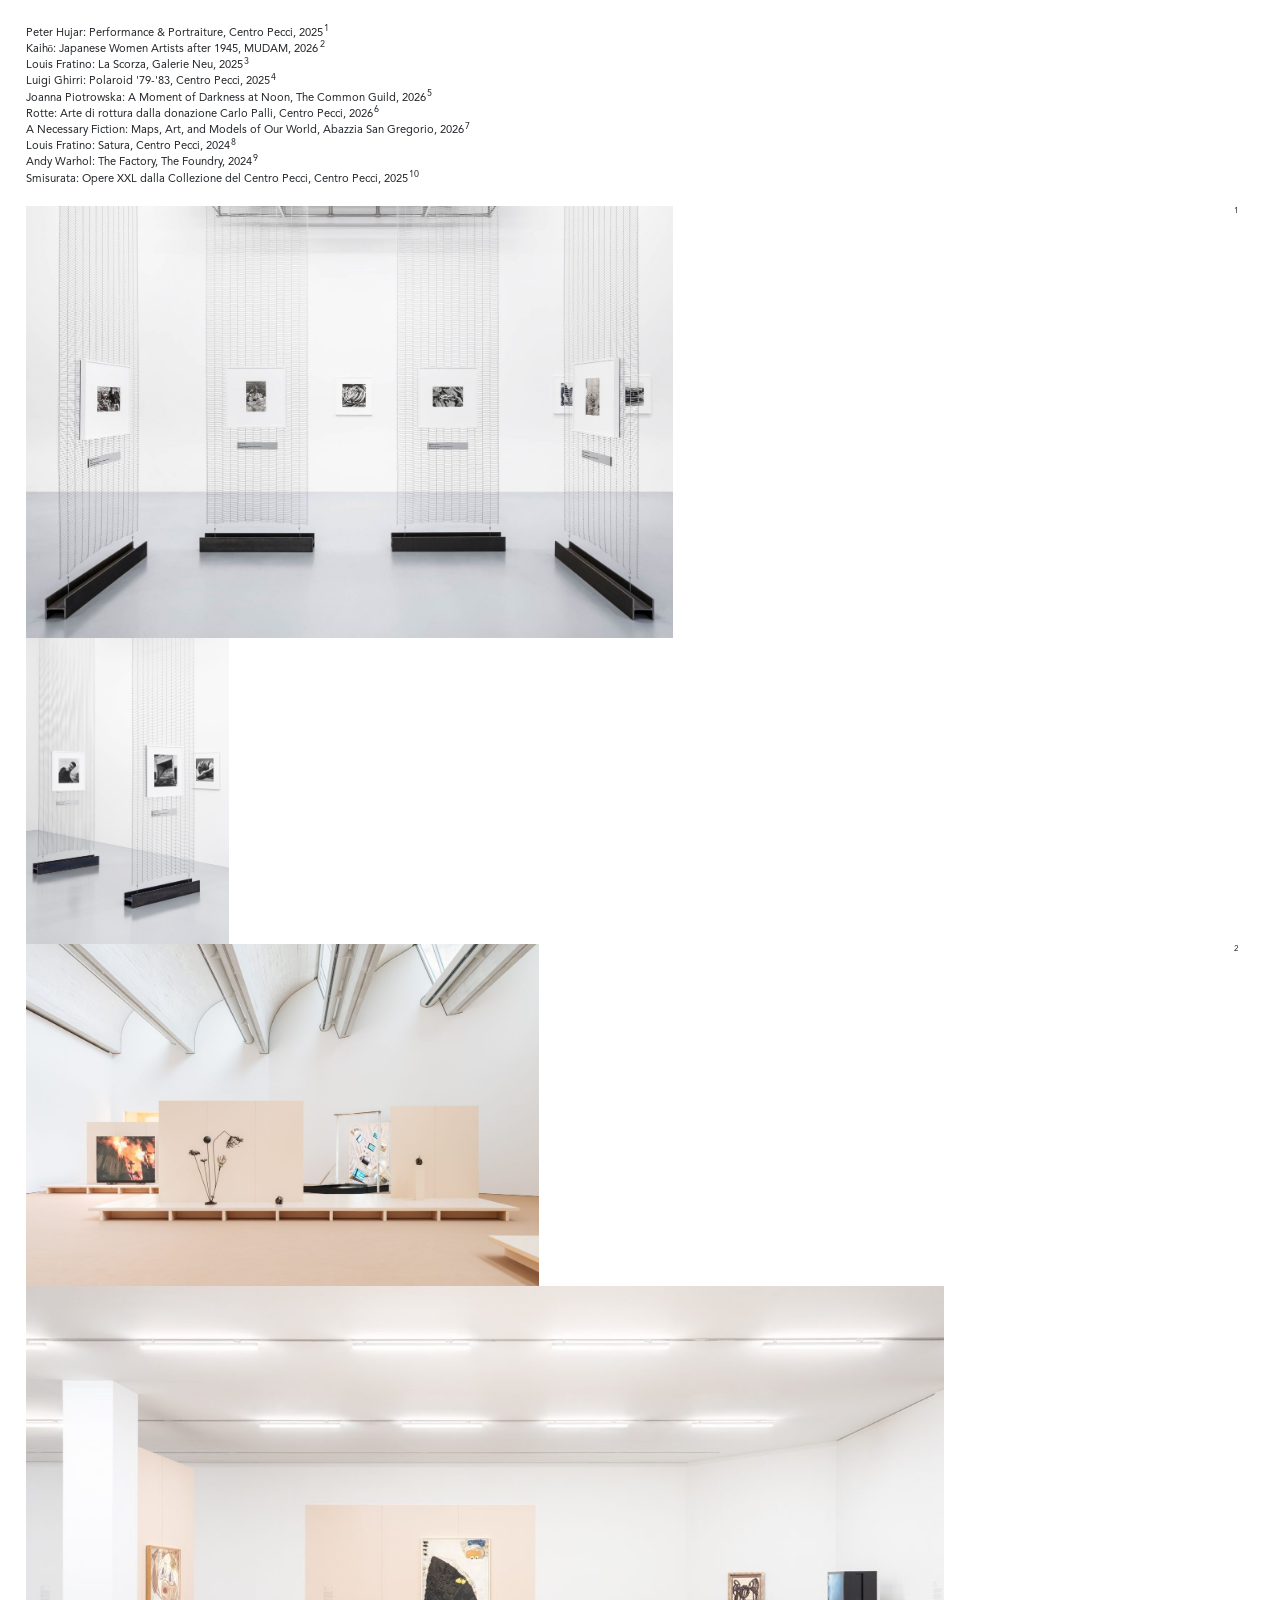
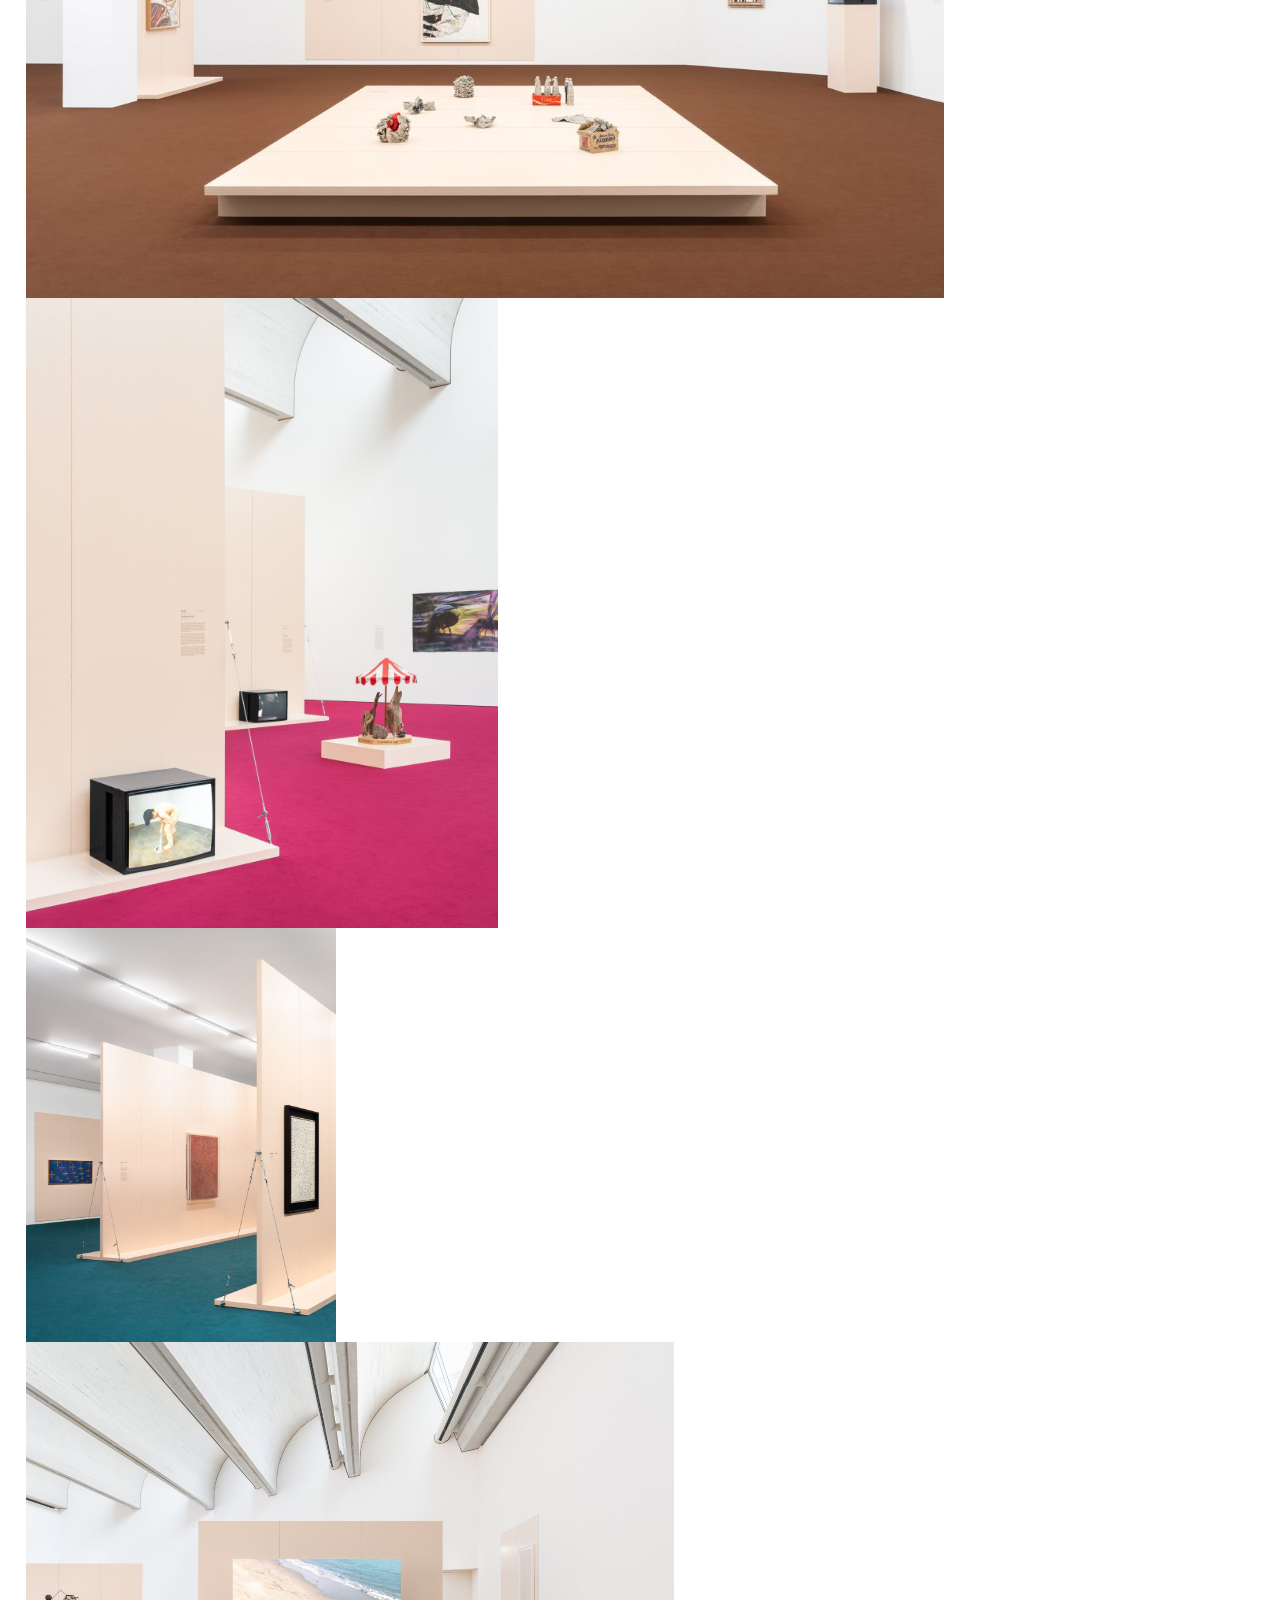
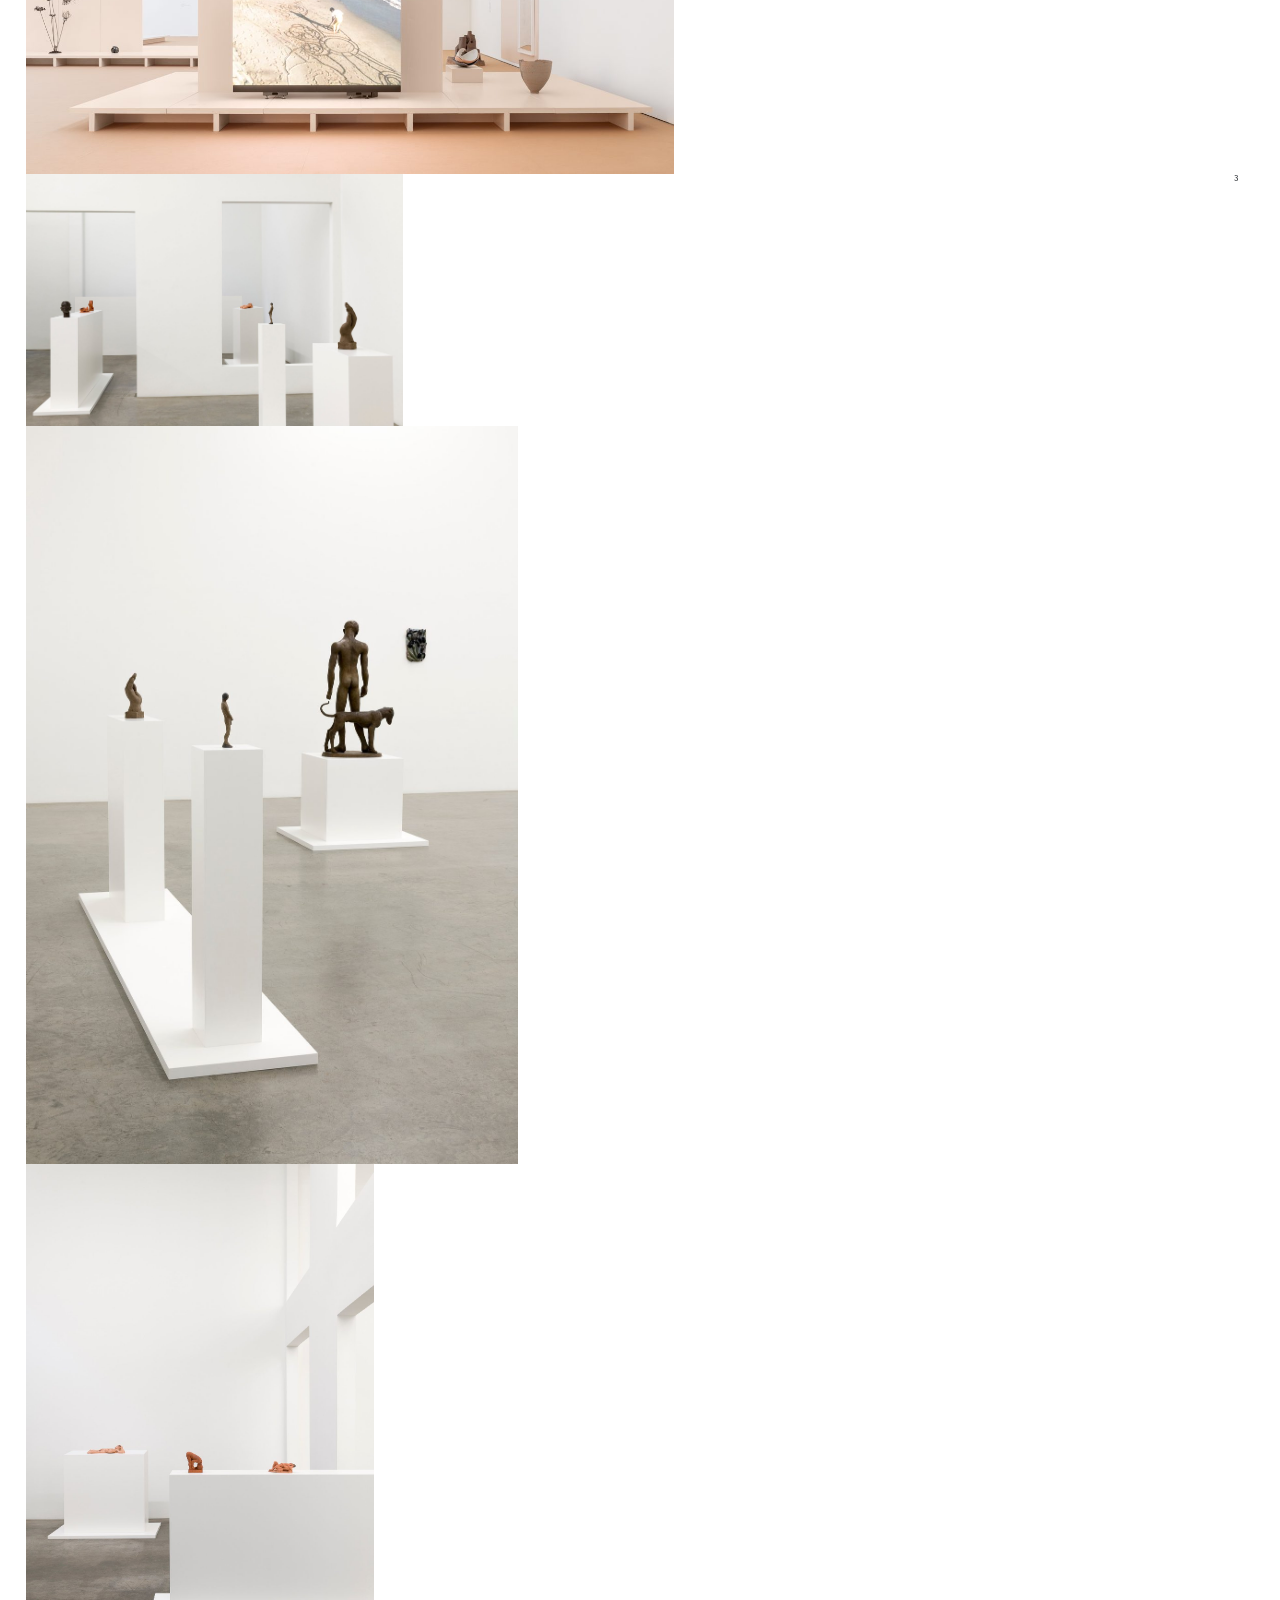
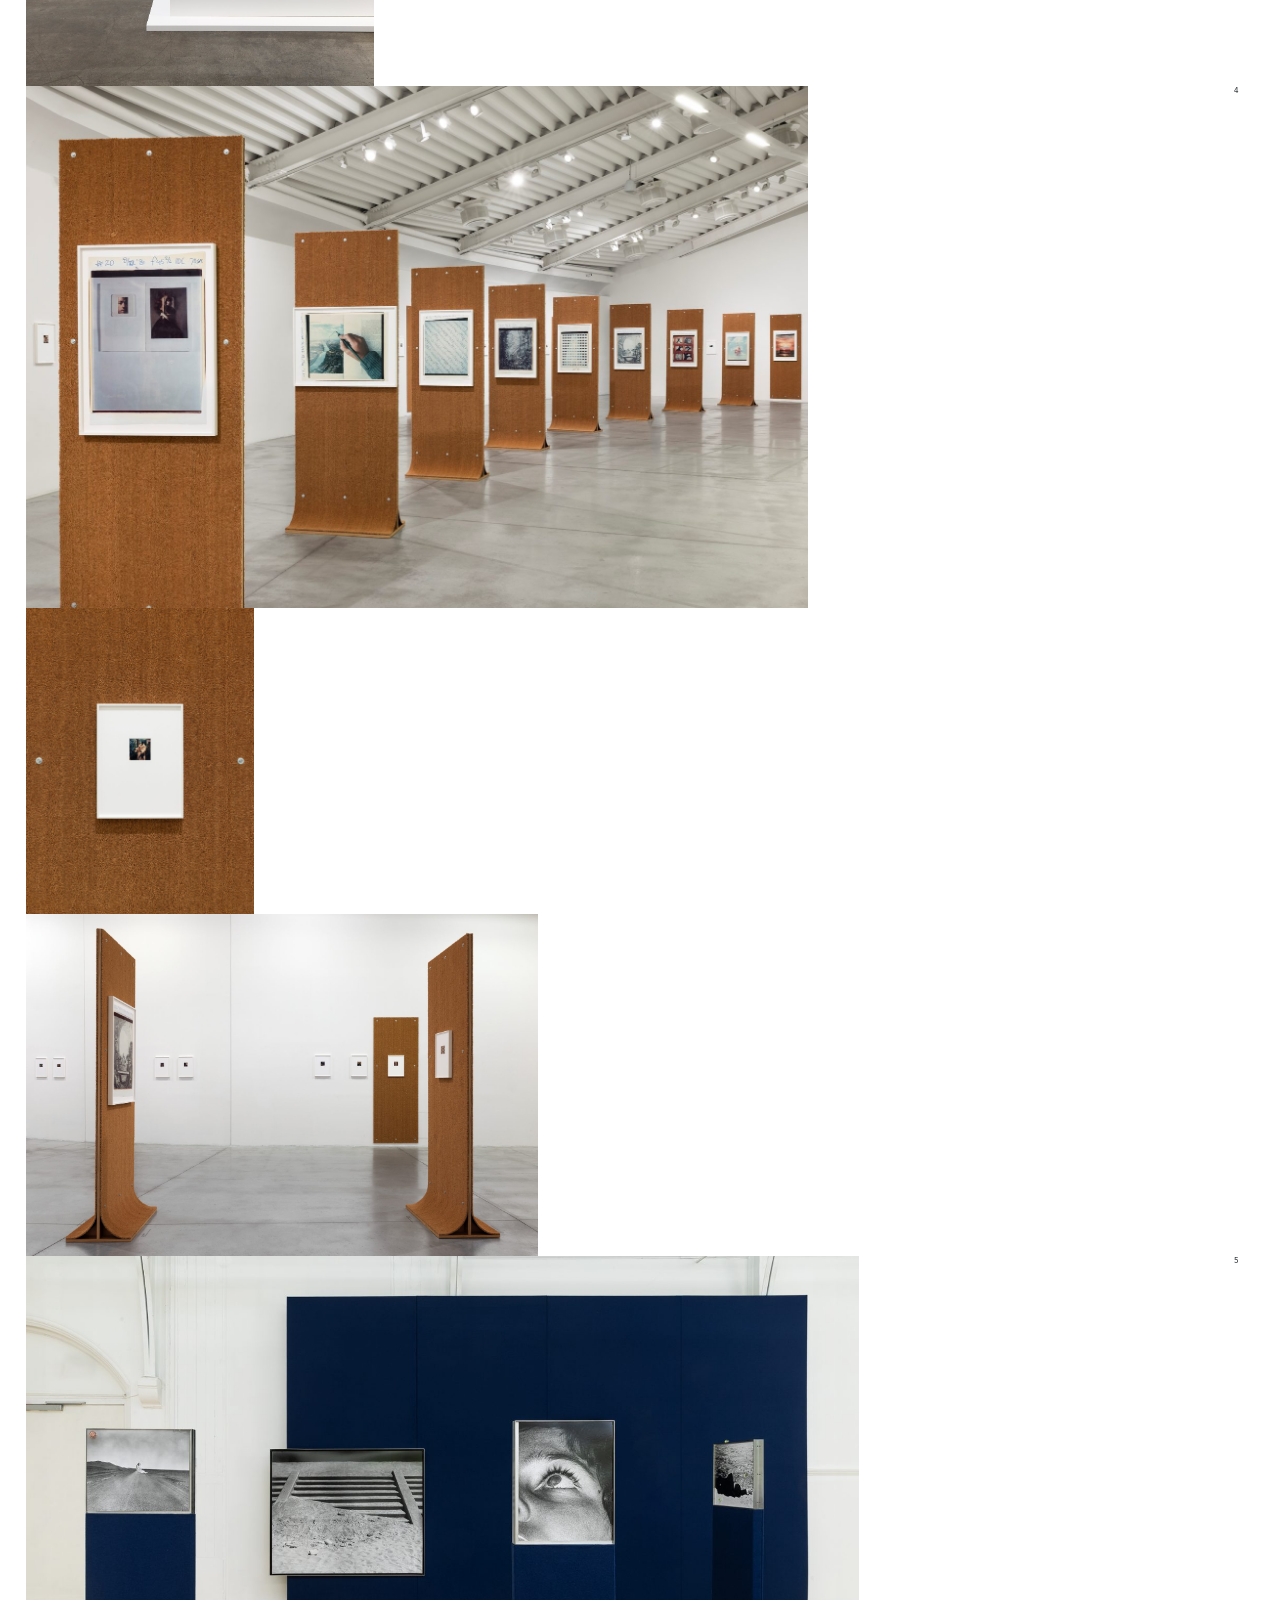
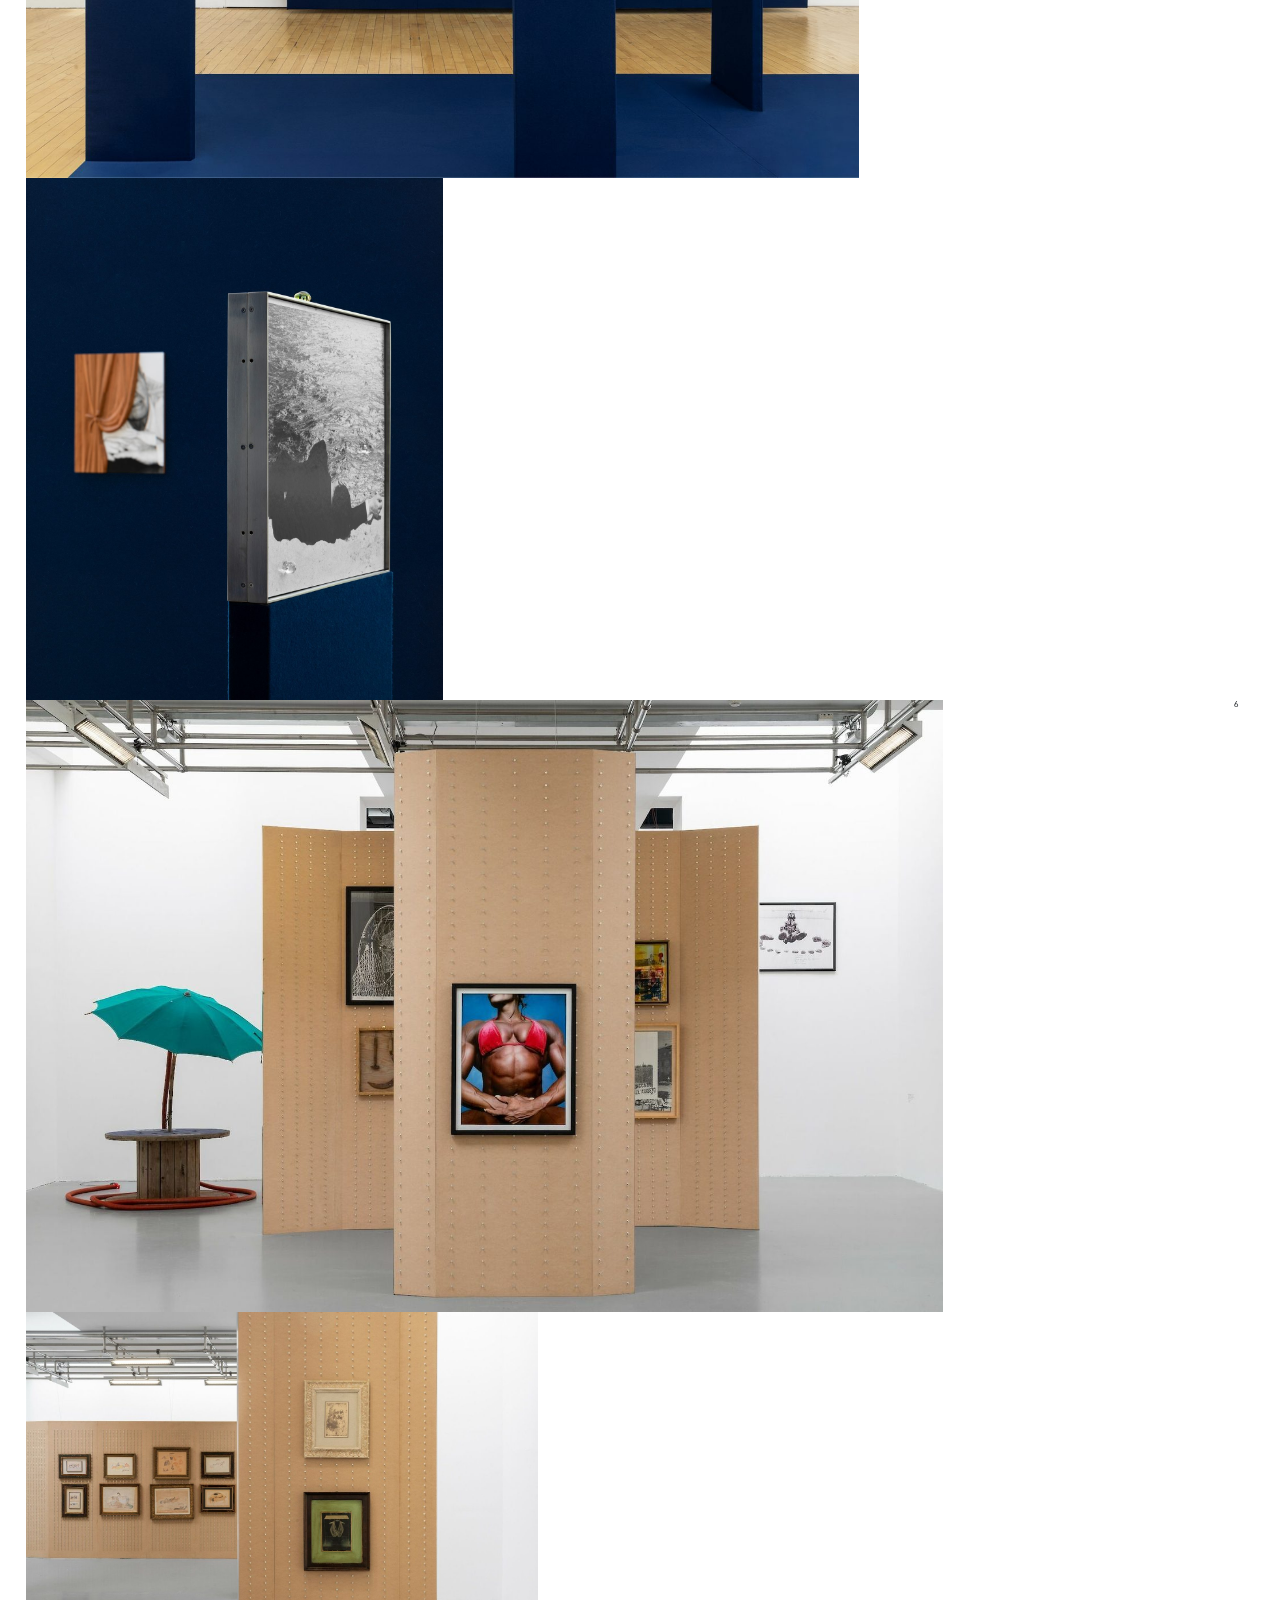
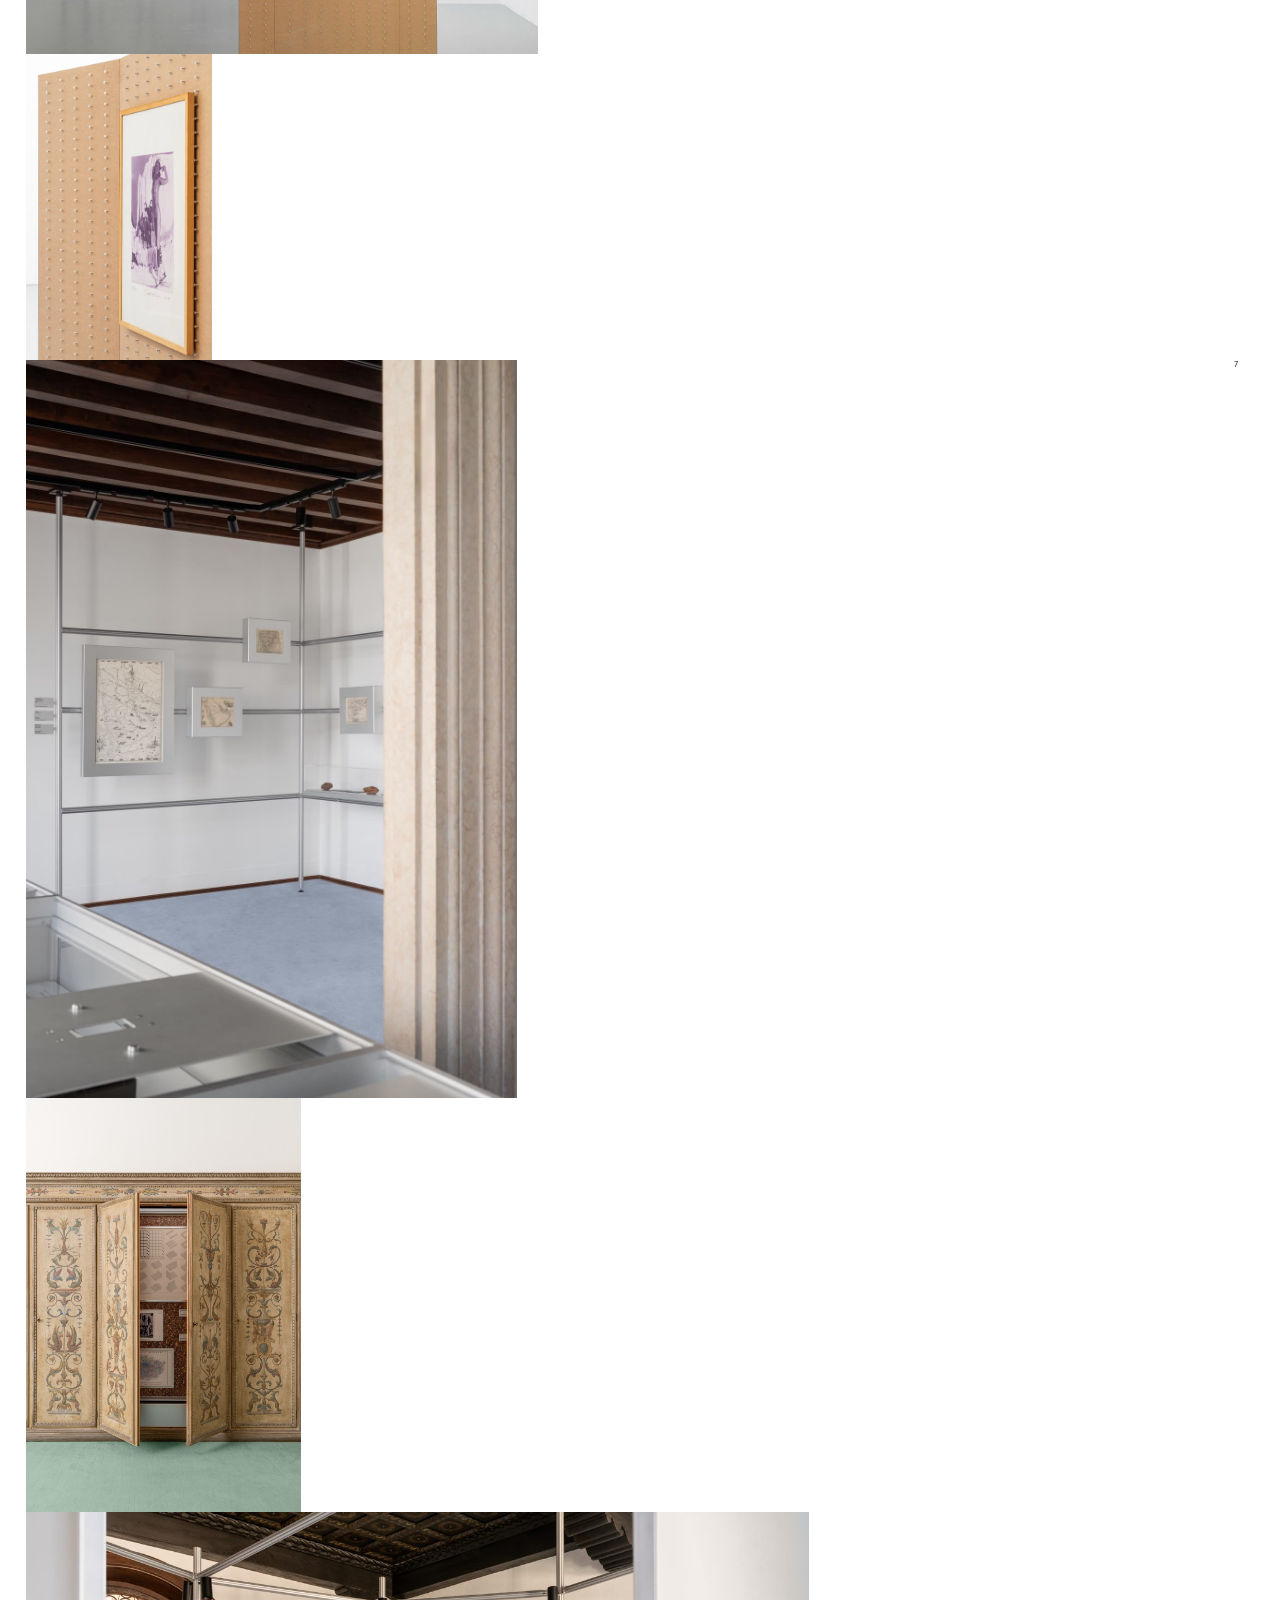
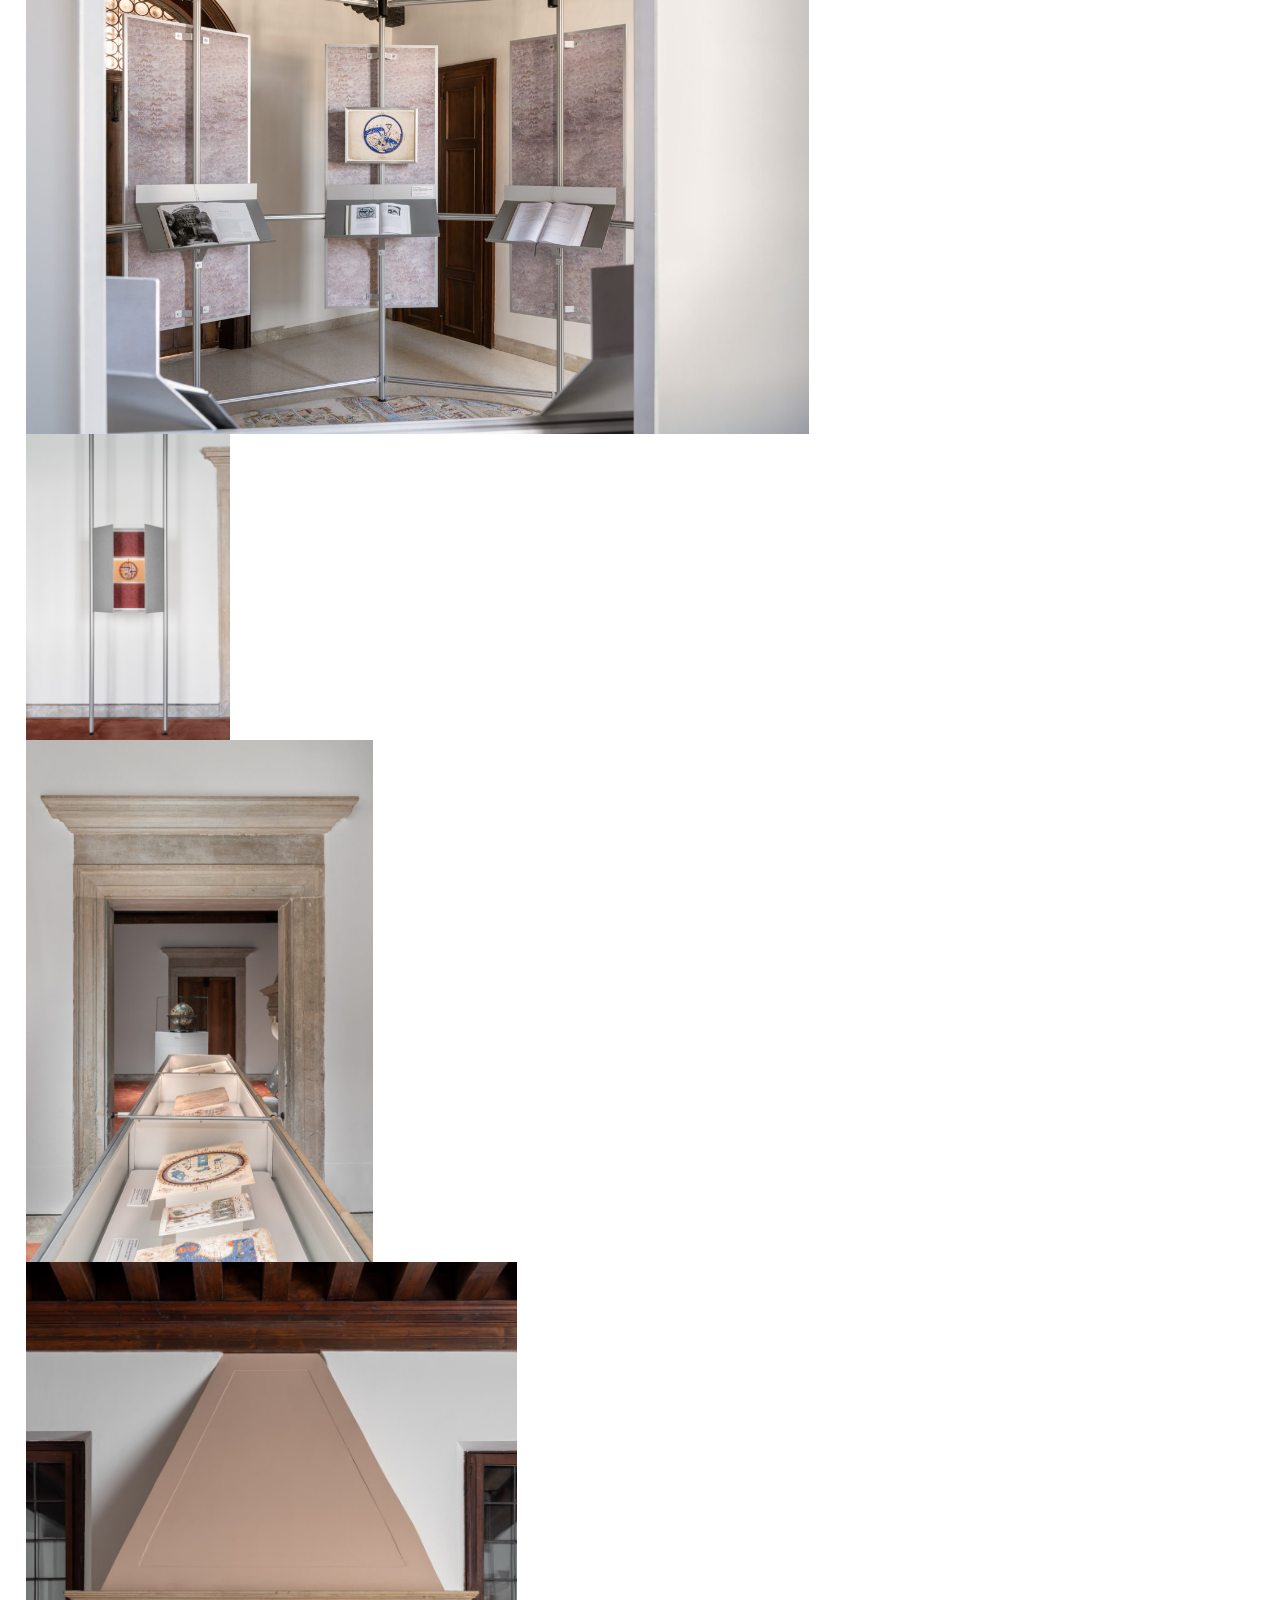
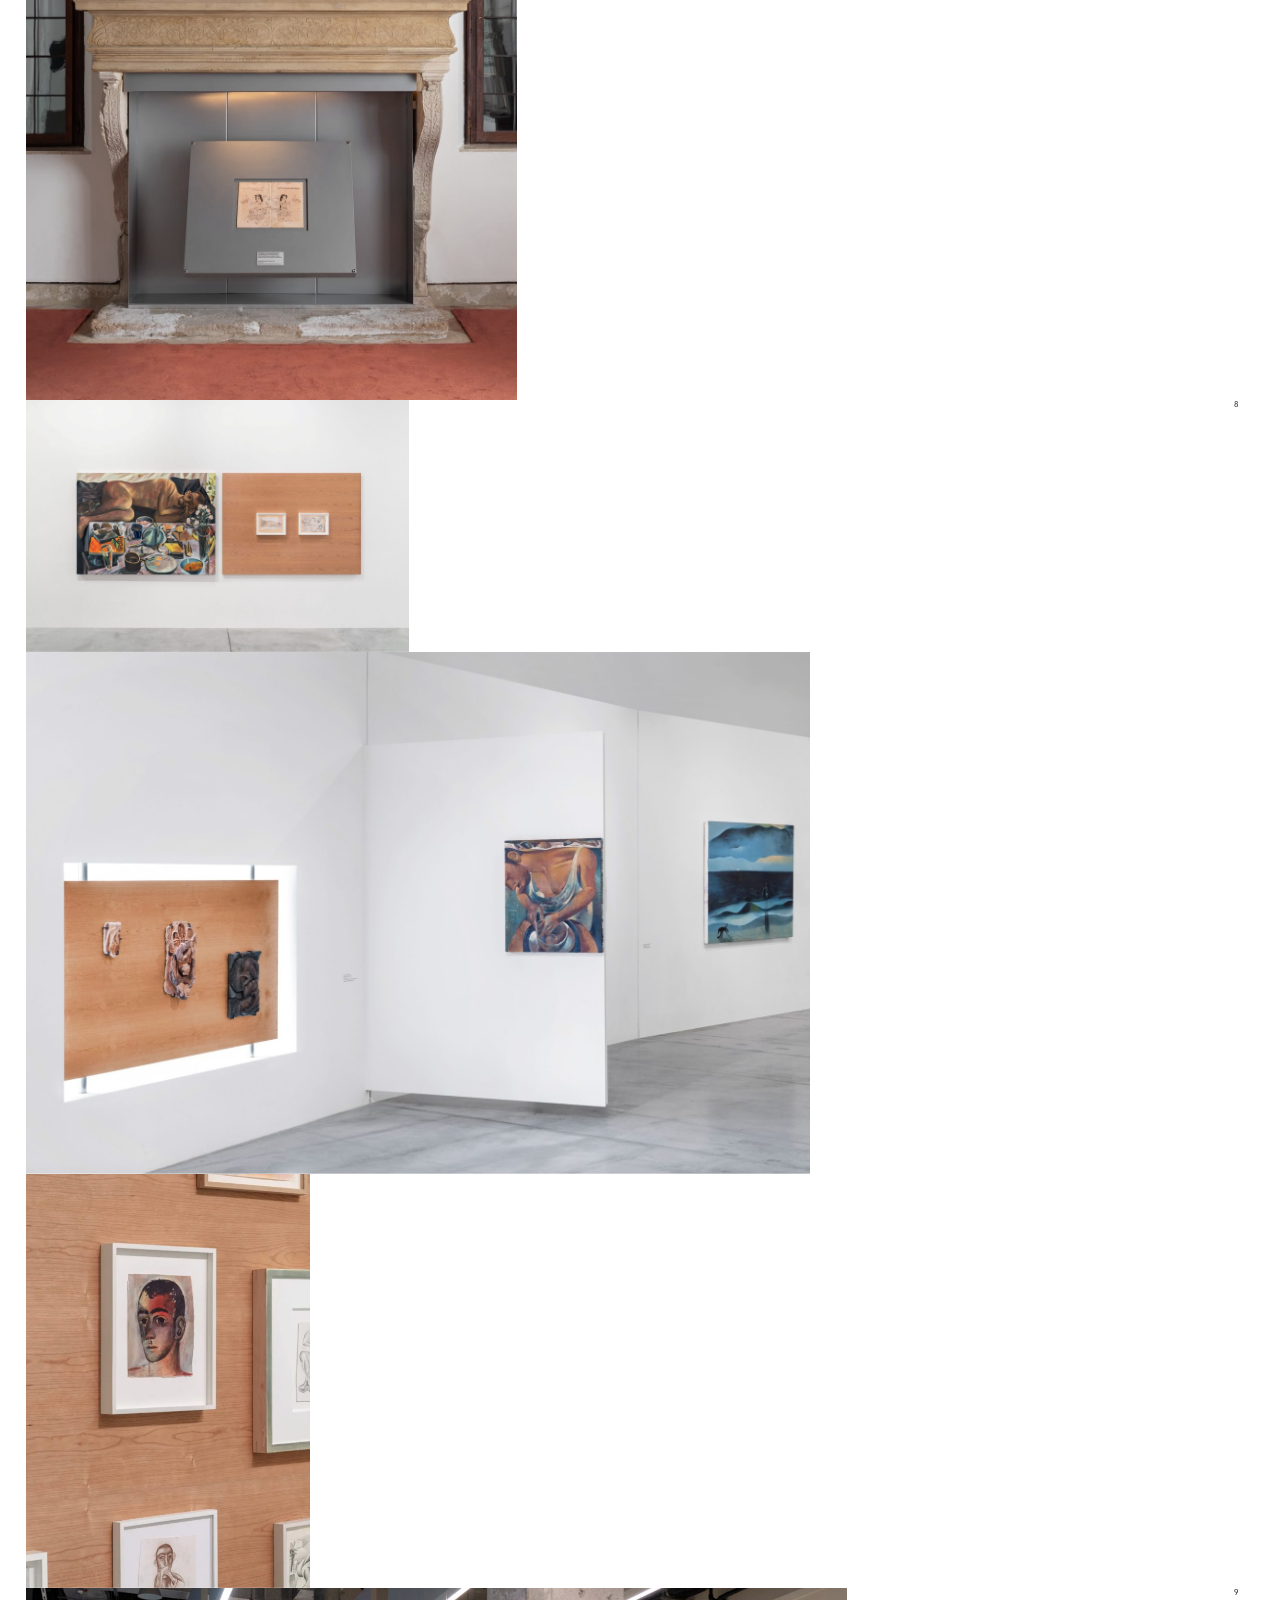
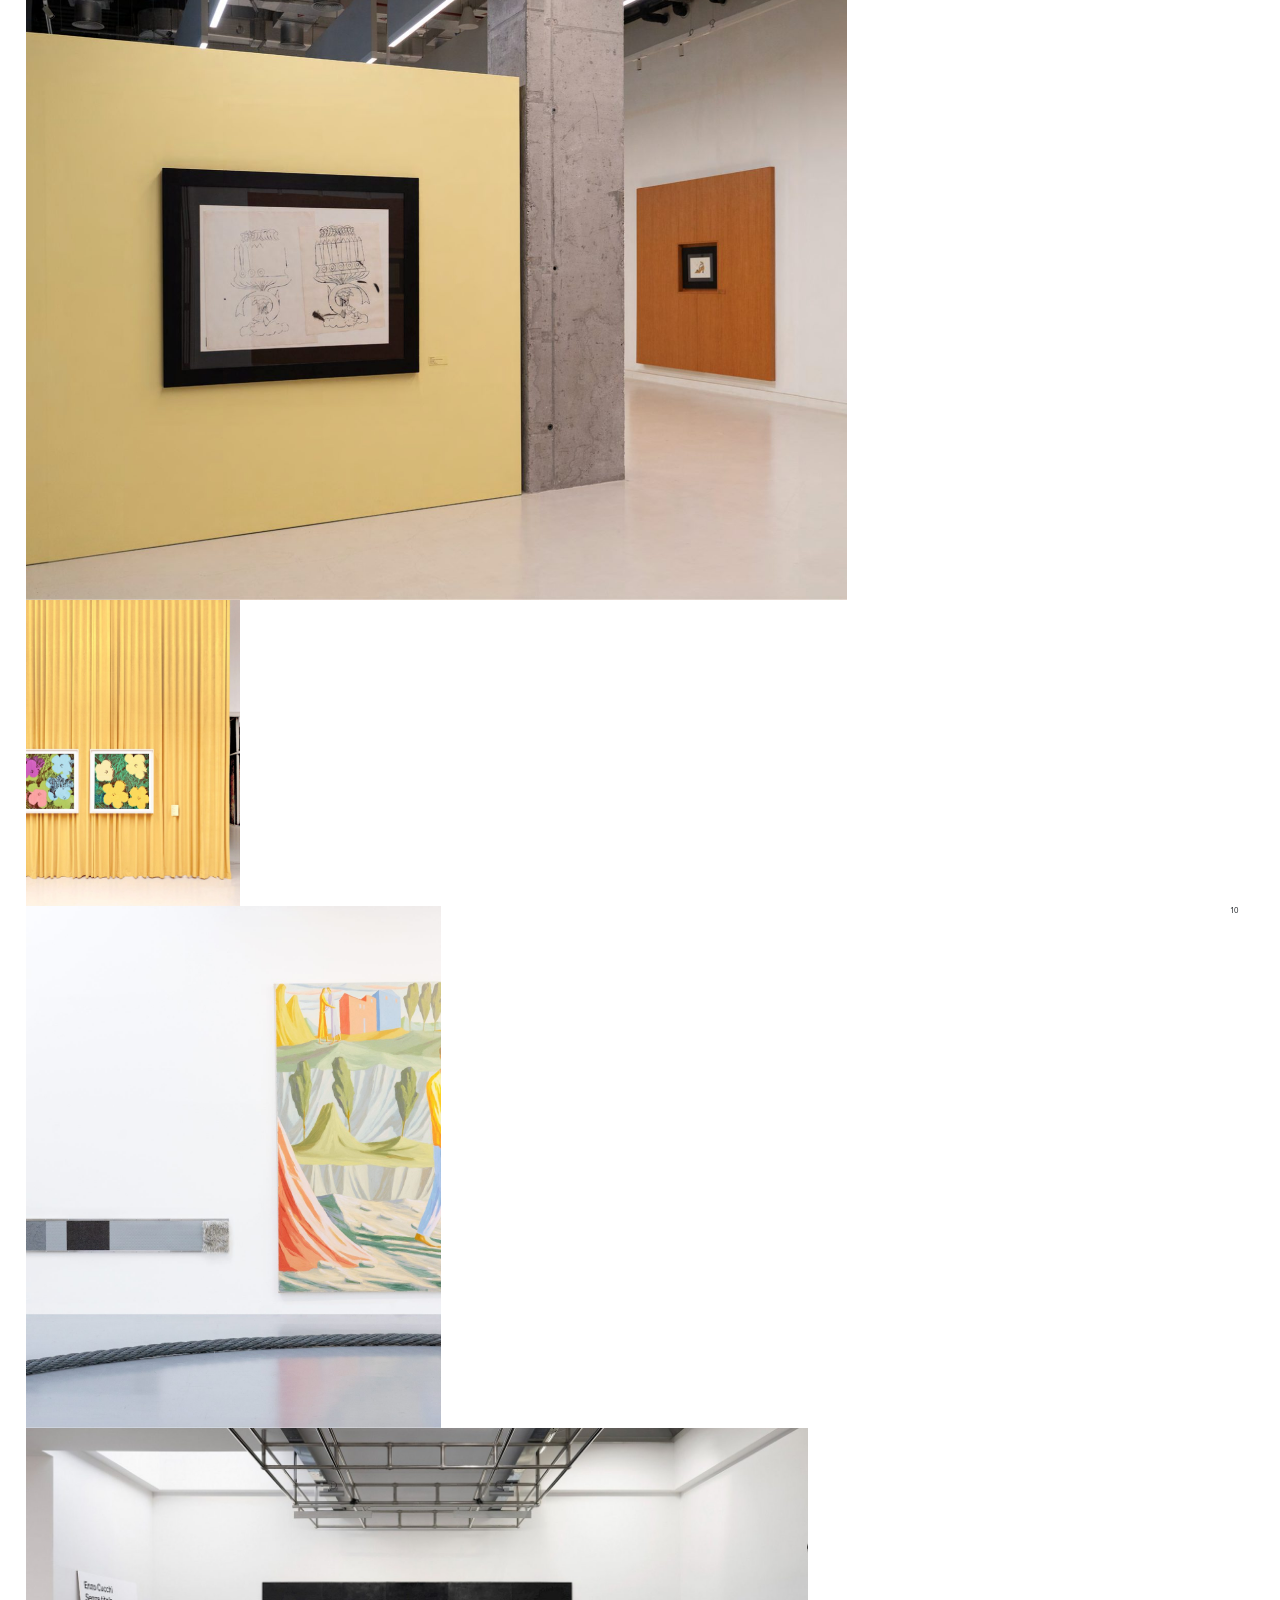
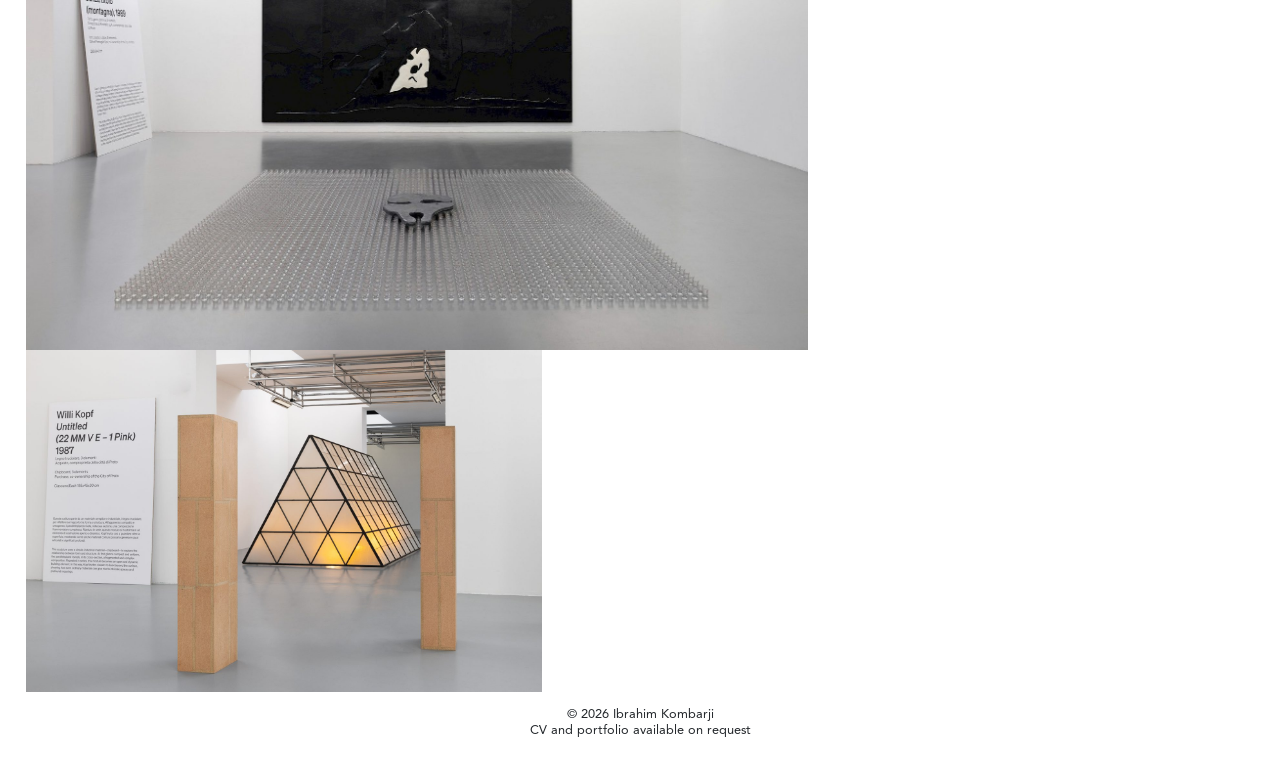
<file: gallery.html>
<!DOCTYPE html>

<html lang="en" dir="ltr">
  <head>
    <meta charset="utf-8">
    <meta http-equiv="Content-type" content="text/html; charset=UTF-8">
    <meta name="viewport" content="width=device-width, initial-scale=1.0">
    <title>ibrahim kombarji – photos</title>
    <link rel="icon" type="image/x-icon" href="./images/favicon.ico">
    <link rel="stylesheet" href="https://cdn.jsdelivr.net/npm/bootstrap@4.3.1/dist/css/bootstrap.min.css" integrity="sha384-ggOyR0iXCbMQv3Xipma34MD+dH/1fQ784/j6cY/iJTQUOhcWr7x9JvoRxT2MZw1T" crossorigin="anonymous">
    <link rel="stylesheet" href="./css/style.css?v=2026-10">
</head>

<body class="gallery-page">
    <div class="container-fluid">
        <p class="back-link">
            <a href="index.html">&larr; Back</a>
        </p>

        <!--
            HOW TO EDIT THIS PAGE
            Each photo is one <figure> block below.
            - To swap a photo: replace the file in images/gallery/ (keep the same name),
              or change the file name in src="..." to match your new file.
            - To add a photo: copy one <figure> block and paste it below the last one.
            - To remove a photo: delete its <figure> block.
            - Each <figure> has two classes. The first says whether the photo is "portrait"
              (taller than wide) or "landscape" (wider than tall). The second, size-1 to size-5,
              sets how big it is (1 = smallest, 5 = biggest). The sizes are chosen so that
              neighbouring photos differ clearly. If you add or move a photo, change the size
              of it or its neighbours so two similar sizes don't end up side by side.
            - The small text above the photos is the list of captions. Each line is one <div>;
              the number in <sup>...</sup> is the small raised number at the end of the line.
            - A number like 3 at the right of a photo is a footnote: a <span class="footnote">3</span>
              inside that photo's <figure> (which also has the class has-note). It lines up with the
              top of the photo. Delete both to remove it.
            - The text inside alt="..." describes the photo (helps accessibility).
        -->

        <div class="gallery-captions">
            <div>Peter Hujar: Performance &amp; Portraiture, Centro Pecci, 2025<sup>1</sup></div>
            <div>Kaihō: Japanese Women Artists after 1945, MUDAM, 2026<sup>2</sup></div>
            <div>Louis Fratino: La Scorza, Galerie Neu, 2025<sup>3</sup></div>
            <div>Luigi Ghirri: Polaroid '79-'83, Centro Pecci, 2025<sup>4</sup></div>
            <div>Joanna Piotrowska: A Moment of Darkness at Noon, The Common Guild, 2026<sup>5</sup></div>
            <div>Rotte: Arte di rottura dalla donazione Carlo Palli, Centro Pecci, 2026<sup>6</sup></div>
            <div>A Necessary Fiction: Maps, Art, and Models of Our World, Abazzia San Gregorio, 2026<sup>7</sup></div>
            <div>Louis Fratino: Satura, Centro Pecci, 2024<sup>8</sup></div>
            <div>Andy Warhol: The Factory, The Foundry, 2024<sup>9</sup></div>
            <div>Smisurata: Opere XXL dalla Collezione del Centro Pecci, Centro Pecci, 2025<sup>10</sup></div>
        </div>

        <div class="gallery">
            <figure class="landscape size-3 has-note">
                <img src="images/gallery/photo1.jpg" alt="Photo 1" loading="lazy">
                <span class="footnote">1</span>
            </figure>

            <figure class="portrait size-1">
                <img src="images/gallery/photo2.jpg" alt="Photo 2" loading="lazy">
            </figure>

            <figure class="landscape size-2 has-note">
                <img src="images/gallery/photo3.jpg" alt="Photo 3" loading="lazy">
                <span class="footnote">2</span>
            </figure>

            <figure class="landscape size-5">
                <img src="images/gallery/photo4.jpg" alt="Photo 4" loading="lazy">
            </figure>

            <figure class="portrait size-4">
                <img src="images/gallery/photo5.jpg" alt="Photo 5" loading="lazy">
            </figure>

            <figure class="portrait size-2">
                <img src="images/gallery/photo6.jpg" alt="Photo 6" loading="lazy">
            </figure>

            <figure class="landscape size-3">
                <img src="images/gallery/photo7.jpg" alt="Photo 7" loading="lazy">
            </figure>

            <figure class="landscape size-1 has-note">
                <img src="images/gallery/photo8.jpg" alt="Photo 8" loading="lazy">
                <span class="footnote">3</span>
            </figure>

            <figure class="portrait size-5">
                <img src="images/gallery/photo9.jpg" alt="Photo 9" loading="lazy">
            </figure>

            <figure class="portrait size-3">
                <img src="images/gallery/photo10.jpg" alt="Photo 10" loading="lazy">
            </figure>

            <figure class="landscape size-4 has-note">
                <img src="images/gallery/photo11.jpg" alt="Photo 11" loading="lazy">
                <span class="footnote">4</span>
            </figure>

            <figure class="portrait size-1">
                <img src="images/gallery/photo12.jpg" alt="Photo 12" loading="lazy">
            </figure>

            <figure class="landscape size-2">
                <img src="images/gallery/photo13.jpg" alt="Photo 13" loading="lazy">
            </figure>

            <figure class="landscape size-4 has-note">
                <img src="images/gallery/photo14.jpg" alt="Photo 14" loading="lazy">
                <span class="footnote">5</span>
            </figure>

            <figure class="portrait size-3">
                <img src="images/gallery/photo15.jpg" alt="Photo 15" loading="lazy">
            </figure>

            <figure class="landscape size-5 has-note">
                <img src="images/gallery/photo16.jpg" alt="Photo 16" loading="lazy">
                <span class="footnote">6</span>
            </figure>

            <figure class="landscape size-2">
                <img src="images/gallery/photo17.jpg" alt="Photo 17" loading="lazy">
            </figure>

            <figure class="portrait size-1">
                <img src="images/gallery/photo18.jpg" alt="Photo 18" loading="lazy">
            </figure>

            <figure class="portrait size-5 has-note">
                <img src="images/gallery/photo19.jpg" alt="Photo 19" loading="lazy">
                <span class="footnote">7</span>
            </figure>

            <figure class="portrait size-2">
                <img src="images/gallery/photo20.jpg" alt="Photo 20" loading="lazy">
            </figure>

            <figure class="landscape size-4">
                <img src="images/gallery/photo21.jpg" alt="Photo 21" loading="lazy">
            </figure>

            <figure class="portrait size-1">
                <img src="images/gallery/photo22.jpg" alt="Photo 22" loading="lazy">
            </figure>

            <figure class="portrait size-3">
                <img src="images/gallery/photo23.jpg" alt="Photo 23" loading="lazy">
            </figure>

            <figure class="portrait size-5">
                <img src="images/gallery/photo24.jpg" alt="Photo 24" loading="lazy">
            </figure>

            <figure class="landscape size-1 has-note">
                <img src="images/gallery/photo25.jpg" alt="Photo 25" loading="lazy">
                <span class="footnote">8</span>
            </figure>

            <figure class="landscape size-4">
                <img src="images/gallery/photo26.jpg" alt="Photo 26" loading="lazy">
            </figure>

            <figure class="portrait size-2">
                <img src="images/gallery/photo27.jpg" alt="Photo 27" loading="lazy">
            </figure>

            <figure class="landscape size-5 has-note">
                <img src="images/gallery/photo28.jpg" alt="Photo 28" loading="lazy">
                <span class="footnote">9</span>
            </figure>

            <figure class="portrait size-1">
                <img src="images/gallery/photo29.jpg" alt="Photo 29" loading="lazy">
            </figure>

            <figure class="portrait size-3 has-note">
                <img src="images/gallery/photo30.jpg" alt="Photo 30" loading="lazy">
                <span class="footnote">10</span>
            </figure>

            <figure class="landscape size-4">
                <img src="images/gallery/photo31.jpg" alt="Photo 31" loading="lazy">
            </figure>

            <figure class="landscape size-2">
                <img src="images/gallery/photo32.jpg" alt="Photo 32" loading="lazy">
            </figure>
        </div>
    </div>

    <div style="text-align: center">
        <h2>
            <br>
            &copy; 2026 Ibrahim Kombarji
            <br>
            CV and portfolio available on request
        </h2>
    </div>
</body>
</html>
</file>
<file: css/style.css>
/* body {
    height: 100%; */
    /* background: rgb(0,0,0);
    background: linear-gradient(0deg, rgba(0,0,0,0.5) 0%, rgba(5,0,0,0) 100%); 
    background-color: white; */
    /* width: 100%; */
       
    /* background: linear-gradient(0deg, rgb(137, 137, 137) 0%, rgb(255, 255, 255)100%);
    background-attachment: fixed;
    background-position: center;
    background-repeat: no-repeat;
    height: 100vh; */
    

    /* background-image: url(../images/gg.gif);
    background-size: 300px 300px;
    background-repeat: no-repeat;
    background-attachment: fixed;
    background-position: center;  */

    /* margin: 5%;
} */


body {	
	margin: 5%;
    background: linear-gradient(to bottom, #ffffff, #b9b9b9 );
	background-size: 100%;
	background-repeat: no-repeat;
}

body:before{
	content:'';
	position: fixed;
	top: 0;
	bottom: 0;
	width: 100%;
	z-index: -1;
	background: linear-gradient(to bottom, rgba(255, 255, 255, 0.3)rgb(85, 85, 85)f2 75%);
}

a {
    color: black;
    text-decoration: underline;
}

a:hover {
    color: transparent;
    text-shadow: 0 0 3px black;
    transition: 0.20s;
    -webkit-transition: 0.20s;
    -moz-transition: 0.20s;
    -ms-transition: 0.20s;
    -o-transition: 0.20s;
}

@font-face {
    font-family: Avenir-reg;
    src: url(../fonts/AvenirLTStd-Roman.otf);
}

@font-face {
    font-family: Avenir-bold;
    src: url(../fonts/AvenirLTStd-Black.otf);
}

@font-face {
    font-family: ScheherazadeNew-Reg;
    src: url(../fonts/ScheherazadeNew-Regular.ttf);
}


p {
    font-family: Avenir-reg;
    font-size: 1.3em;
    line-height: 1.4em;
}

#boldwords {
    font-family: Avenir-bold;
    background-color: transparent;
    margin: -0.2em;
}

#boldarabic {
    font-weight: 800;
}

#years {
    font-family: Avenir-bold;
    font-size: 0.6em;
    /* line-height: 1em; */
    background-color: transparent;
    vertical-align: top;
    display:inline-block;
    line-height: 1.4em;
}

#link-mail {
    font-family: Avenir-reg;
    font-size: 0.6em;
    vertical-align: top;
    line-height: 1em;
}

h1 {
    font-family: ScheherazadeNew-Reg;
    font-size: 1.8em;
}

h2 {
    font-family: Avenir-reg;
    font-size: 0.8em;
}

#arabic-text {
    text-align: right;
    font-size: 0.7em;
    line-height: 1.8em;
}

.overlay {
    position:fixed;
    background-image: url(../images/gg.gif);
    top: 0;
    width: 100%;
    height: 100%;
    background-size: 250px 250px;
    background-repeat: no-repeat;
    background-position: center;
    background-attachment: fixed;
    pointer-events: none;
}

@media screen and (max-width: 600px) {
    .overlay {
      position:fixed;
      background-image: url(../images/gg.gif);
      top: 0;
      width: 100%;
      height: 100%;
      background-size: 250px 250px;
      background-repeat: no-repeat;
      background-position: center;
      background-attachment: fixed;
      pointer-events: none;
    }
}

@media screen and (min-width: 1200px) {
    p {
        font-family: Avenir-reg;
        font-size: 1.3em;
        line-height: 1.3em;
    }
    h1 {
        font-family: ScheherazadeNew-Reg;
        font-size: 2.1em;
        line-height: 1.4em;
    }
}

/* .side-word-l {
    position: fixed;
    writing-mode:sideways-lr;
    text-orientation: mixed;
    margin-left: -3%;
    top: 40%;
}

#side-word-text-l {
    color: green;
    font-family: Avenir-bold;
    font-size: 0.9em;
}

.side-word-r {
    position: fixed;
    writing-mode:sideways-rl;
    text-orientation: mixed;
    margin-left: 91%;
    top: 35%;
}

#side-word-text-r {
    color: green;
    font-family: Avenir-bold;
    font-size: 0.9em;
} */

/* ---------- Gallery page ---------- */

/* plain white background (removes the grey gradient used on the main page) */
html:has(.gallery-page) {
    background: #ffffff;
}

.gallery-page {
    margin: 2%;
    background: #ffffff;
}

.gallery-page:before {
    display: none;
}

.gallery-page .container-fluid {
    padding: 0;
}

/* no back link, no captions */
.gallery-page .back-link,
.gallery figcaption {
    display: none;
}

/* small caption text above the photos, on the same left edge as the photos */
.gallery-captions {
    font-family: Avenir-reg;
    font-size: 0.7em;
    line-height: 1.45;
    margin: 0 0 1.6em 0;
    padding-right: 4%;
}

.gallery-captions sup {
    font-size: 0.8em;
    line-height: 0;
    margin-left: 0.15em;
}

/* photos stacked edge to edge, aligned left, no gaps */
.gallery {
    margin: 0;
}

.gallery figure {
    margin: 0;
}

/* Every photo has a size level from size-1 (smallest) to size-5 (largest), set on its
   <figure> in gallery.html, e.g. <figure class="landscape size-4">. The levels were chosen so
   that two photos next to each other always differ clearly in size.
   Computer screens: the level sets how tall the photo may be (--dh).
   Phones: a phone is narrow, so a height limit would do nothing; there the level sets how
   wide the photo is (--mw, as a share of the screen). Everything stays aligned to the left. */
.gallery img {
    display: block;
    max-width: 100%;
    width: auto;
    height: auto;
    max-height: var(--dh, 55vh);
}

/* landscape photos (wider than tall) */
.gallery figure.landscape.size-1 img { --dh: 28vh; --mw: 78%; }
.gallery figure.landscape.size-2 img { --dh: 38vh; --mw: 85%; }
.gallery figure.landscape.size-3 img { --dh: 48vh; --mw: 91%; }
.gallery figure.landscape.size-4 img { --dh: 58vh; --mw: 96%; }
.gallery figure.landscape.size-5 img { --dh: 68vh; --mw: 100%; }

/* portrait photos (taller than wide) */
.gallery figure.portrait.size-1 img { --dh: 34vh; --mw: 64%; }
.gallery figure.portrait.size-2 img { --dh: 46vh; --mw: 71%; }
.gallery figure.portrait.size-3 img { --dh: 58vh; --mw: 77%; }
.gallery figure.portrait.size-4 img { --dh: 70vh; --mw: 83%; }
.gallery figure.portrait.size-5 img { --dh: 82vh; --mw: 88%; }

@media screen and (max-width: 600px) {
    .gallery img {
        max-height: none;
        max-width: 100%;
        height: auto;
        width: var(--mw, 100%);
    }
}

/* Footnote numbers: at the right end of a photo's row, lined up with the top of the photo (just inside its top edge),
   in a size close to the small raised numbers in the caption list.
   The photo is kept slightly narrower so the number never sits on top of it. */
.gallery figure.has-note {
    position: relative;
}

.gallery figure.has-note img {
    max-width: calc(100% - 50px);
}

.gallery .footnote {
    position: absolute;
    right: 16px;
    top: 0;
    font-family: Avenir-reg;
    font-size: 0.5em;
    line-height: 1;
    transform: translateY(0.1em);   /* nudges the number down so its top sits just inside the photo's top edge */
}

/* Phones: smaller text for the captions and footnotes */
@media screen and (max-width: 600px) {
    .gallery-captions {
        font-size: 0.58em;
        line-height: 1.4;
    }

    .gallery figure.has-note img {
        max-width: calc(100% - 32px);
    }

    .gallery .footnote {
        font-size: 0.42em;
        right: 9px;
    }
}

/* ---------- Project lists: paired English / Arabic rows ---------- */
.entry {
    align-items: baseline;      /* first line of English and Arabic sit on the same baseline */
}

/* same line spacing in both languages, no extra space between entries */
.entry p,
.entry h1 {
    margin: 0;
    line-height: 1.75rem;
}

.entry-head p {
    font-weight: bold;
}

.entry-gap {
    margin-top: 1.75rem;        /* one blank line before "Selected Projects" */
}

/* manual line breaks only apply on wide screens, where every entry takes the same number of lines in both languages */
.brk {
    display: none;
}

@media screen and (min-width: 1400px) {
    .brk {
        display: inline;
    }

    .entry p,
    .entry h1 {
        white-space: nowrap;
    }
}

/* a long one-line entry must not widen its column and squeeze the other language */
.entry .col-sm {
    min-width: 0;
}

/* the small year / date labels must not make a line taller than the others */
.entry mark {
    line-height: 1;
}

/* ---------- Intro text ---------- */
.link-bold {
    font-family: Avenir-bold;
}

.intro-en {
    margin-bottom: 2.5rem;
}

.intro-ar {
    margin-bottom: 3.5rem;
}

/* breathing space above the footer */
.site-footer {
    margin-top: 5rem;
    padding-bottom: 2rem;
}
</file>
